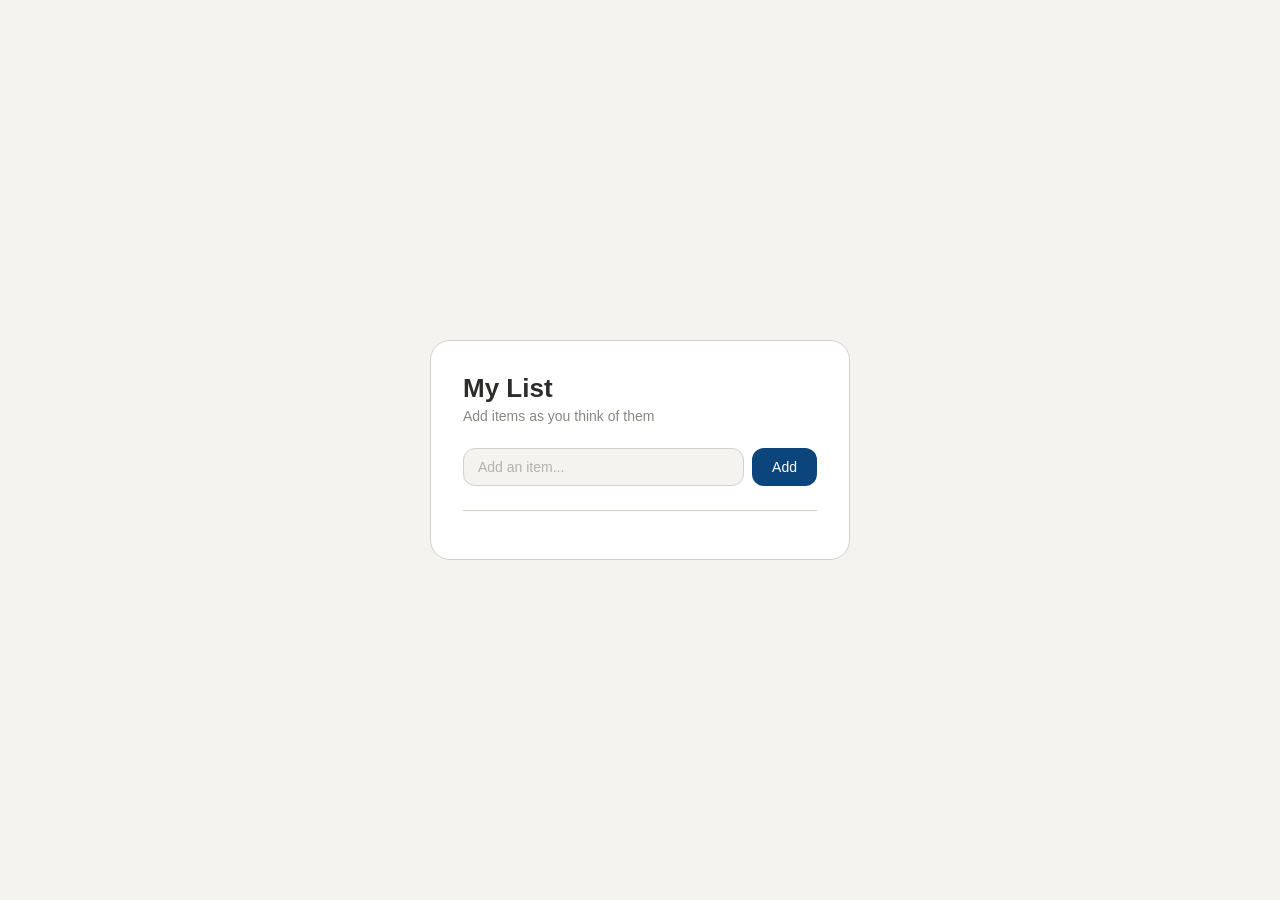
<file: grocery-grabber/index.html>
<!doctype html>
<html lang="en">
  <head>
    <meta charset="UTF-8" />
    <meta name="viewport" content="width=device-width, initial-scale=1.0" />
    <title>Grocery Grabber</title>
    <link rel="stylesheet" href="style.css" />
  </head>
  <body>
    <div class="container">
      <div class="card">
        <div class="header">
          <h1>My List</h1>
          <p class="subtitle">Add items as you think of them</p>
        </div>

        <div class="input-area">
          <input type="text" id="grocery-input" placeholder="Add an item..." />
          <button id="add-btn">Add</button>
        </div>

        <div class="divider"></div>

        <ul id="grocery-list"></ul>
      </div>
    </div>

    <script src="script.js"></script>
  </body>
</html>
</file>
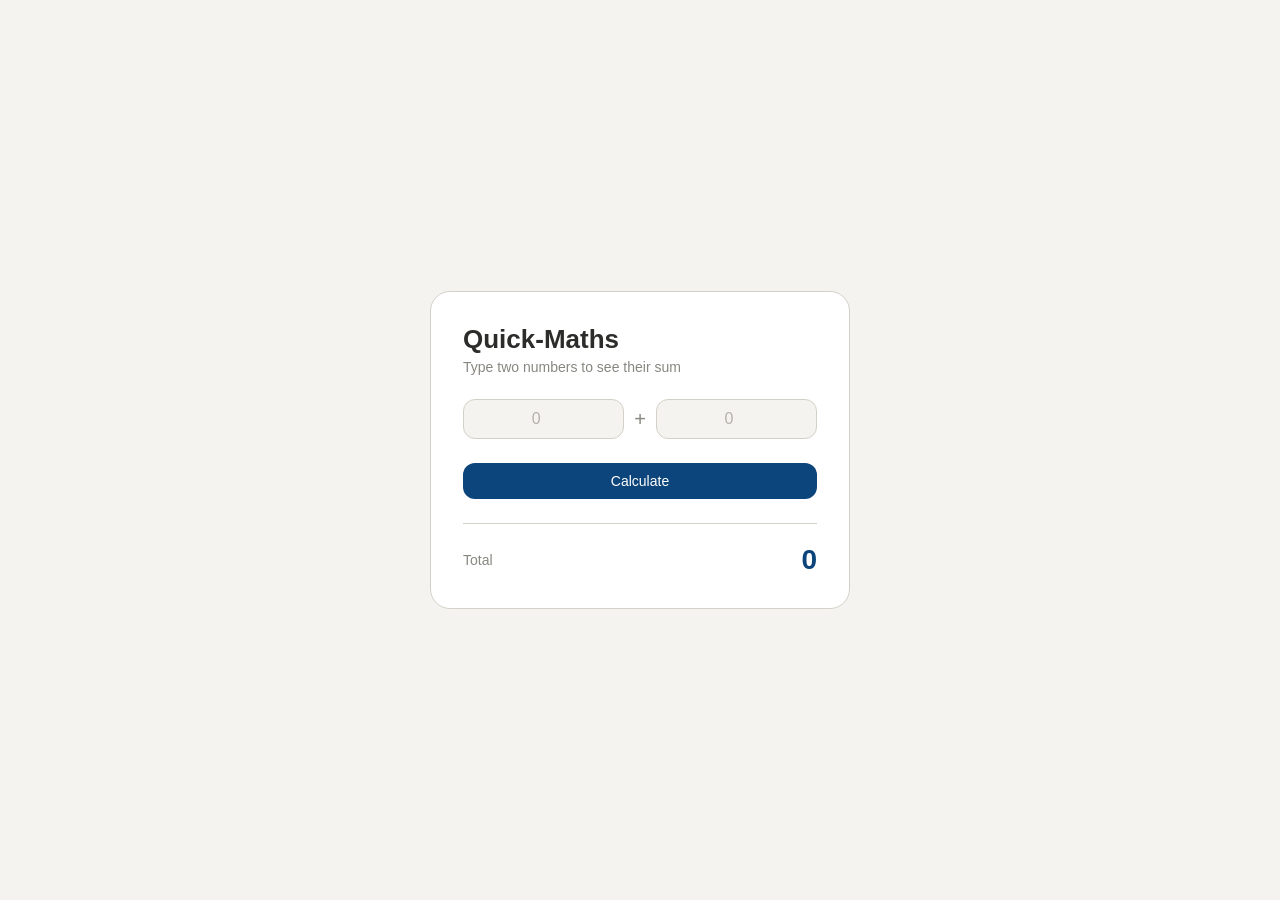
<file: quick-maths/index.html>
<!doctype html>
<html lang="en">
  <head>
    <meta charset="UTF-8" />
    <meta name="viewport" content="width=device-width, initial-scale=1.0" />
    <title>Quick-Maths</title>
    <link rel="stylesheet" href="style.css" />
  </head>
  <body>
    <div class="container">
      <div class="card">
        <div class="header">
          <h1>Quick-Maths</h1>
          <p class="subtitle">Type two numbers to see their sum</p>
        </div>

        <div class="inputs">
          <input type="number" id="num1" placeholder="0" />
          <span class="plus">+</span>
          <input type="number" id="num2" placeholder="0" />
        </div>

        <button id="calc-btn">Calculate</button>

        <div class="divider"></div>

        <div class="result-row">
          <span class="result-label">Total</span>
          <span id="result" class="result-value">0</span>
        </div>
      </div>
    </div>

    <script src="script.js"></script>
  </body>
</html>
</file>
<file: grocery-grabber/style.css>
* {
  margin: 0;
  padding: 0;
  box-sizing: border-box;
}
body {
  background-color: #f5f3ef;
  font-family: "Segoe UI", Arial, sans-serif;
  min-height: 100vh;
  display: flex;
  justify-content: center;
  align-items: center;
}
.container {
  width: 100%;
  padding: 2rem;
}
.card {
  background-color: #ffffff;
  border-radius: 20px;
  border: 0.5px solid #d3d1c7;
  padding: 2rem;
  width: 100%;
  max-width: 420px;
  margin: 0 auto;
}
.header {
  margin-bottom: 1.5rem;
}

.header h1 {
  font-size: 26px;
  font-weight: 600;
  color: #2c2c2a;
  margin-bottom: 4px;
}

.header .subtitle {
  font-size: 14px;
  color: #888780;
}
.input-area {
  display: flex;
  gap: 8px;
  margin-bottom: 1.5rem;
}

.input-area input {
  flex: 1;
  padding: 10px 14px;
  border: 0.5px solid #d3d1c7;
  border-radius: 12px;
  background-color: #f5f3ef;
  font-size: 14px;
  color: #2c2c2a;
  outline: none;
}

.input-area input::placeholder {
  color: #b4b2a9;
}

.input-area button {
  background-color: #0c447c;
  color: #ffffff;
  border: none;
  border-radius: 12px;
  padding: 10px 20px;
  font-size: 14px;
  font-weight: 500;
  cursor: pointer;
}

.input-area button:hover {
  background-color: #185fa5;
}
.divider {
  height: 1px;
  background-color: #d3d1c7;
  margin-bottom: 1rem;
}

#grocery-list {
  list-style: none;
  display: flex;
  flex-direction: column;
  gap: 8px;
}

#grocery-list li {
  font-size: 14px;
  color: #2c2c2a;
  padding: 8px 0;
  border-bottom: 0.5px solid #f1efe8;
}
</file>
<file: quick-maths/style.css>
* {
  margin: 0;
  padding: 0;
  box-sizing: border-box;
}

body {
  background-color: #f5f3ef;
  font-family: "Segoe UI", Arial, sans-serif;
  min-height: 100vh;
  display: flex;
  justify-content: center;
  align-items: center;
}

.container {
  width: 100%;
  padding: 2rem;
}

.card {
  background-color: #ffffff;
  border-radius: 20px;
  border: 0.5px solid #d3d1c7;
  padding: 2rem;
  width: 100%;
  max-width: 420px;
  margin: 0 auto;
}

.header {
  margin-bottom: 1.5rem;
}

.header h1 {
  font-size: 26px;
  font-weight: 600;
  color: #2c2c2a;
  margin-bottom: 4px;
}

.header .subtitle {
  font-size: 14px;
  color: #888780;
}

.inputs {
  display: flex;
  align-items: center;
  gap: 10px;
  margin-bottom: 1.5rem;
}

.inputs input {
  flex: 1;
  min-width: 0;
  width: 0;
  padding: 10px 14px;
  border: 0.5px solid #d3d1c7;
  border-radius: 12px;
  background-color: #f5f3ef;
  font-size: 16px;
  color: #2c2c2a;
  outline: none;
  text-align: center;
}

.inputs input::placeholder {
  color: #b4b2a9;
}

.plus {
  font-size: 20px;
  color: #888780;
  font-weight: 500;
}

#calc-btn {
  width: 100%;
  padding: 10px;
  margin-bottom: 1.5rem;
  background-color: #0c447c;
  color: #ffffff;
  border: none;
  border-radius: 12px;
  font-size: 14px;
  font-weight: 500;
  cursor: pointer;
}

#calc-btn:hover {
  background-color: #185fa5;
}

.divider {
  height: 1px;
  background-color: #d3d1c7;
  margin-bottom: 1.25rem;
}

.result-row {
  display: flex;
  align-items: center;
  justify-content: space-between;
}

.result-label {
  font-size: 14px;
  color: #888780;
}

.result-value {
  font-size: 28px;
  font-weight: 600;
  color: #0c447c;
}
</file>
